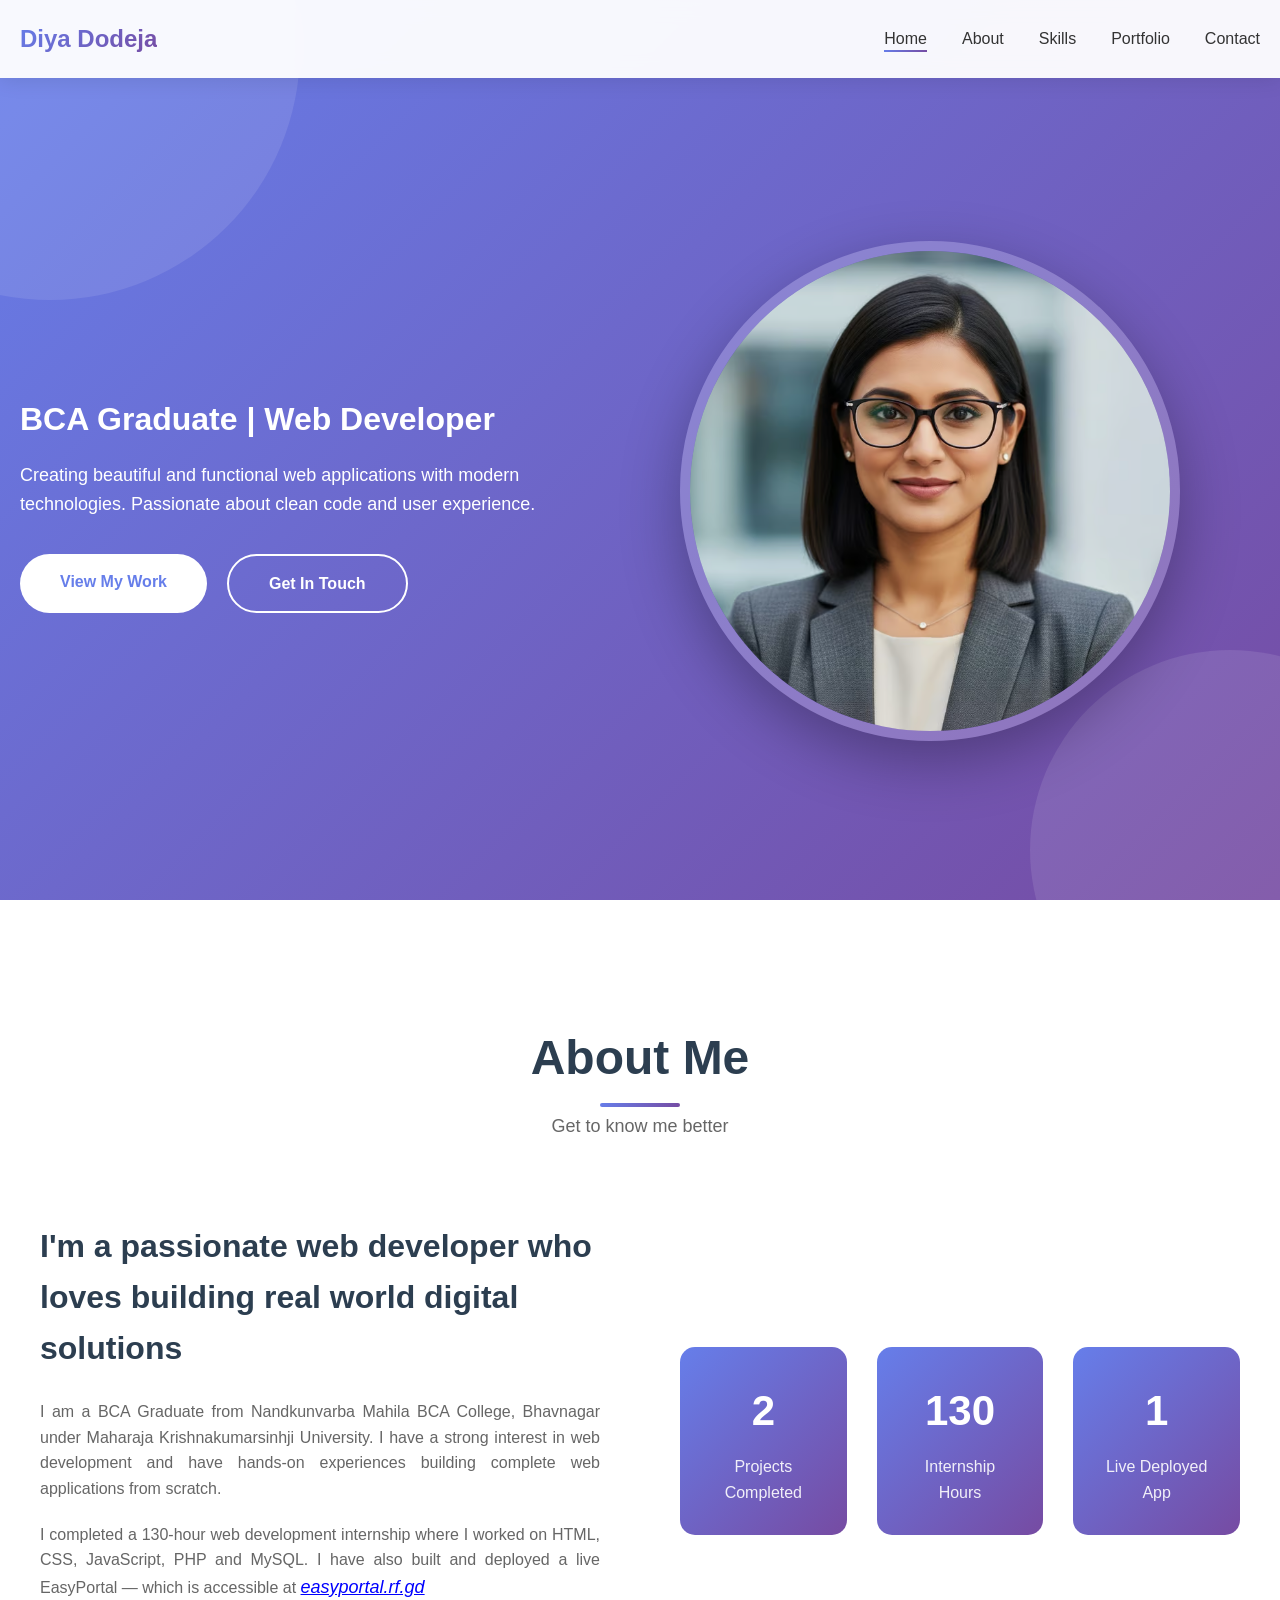
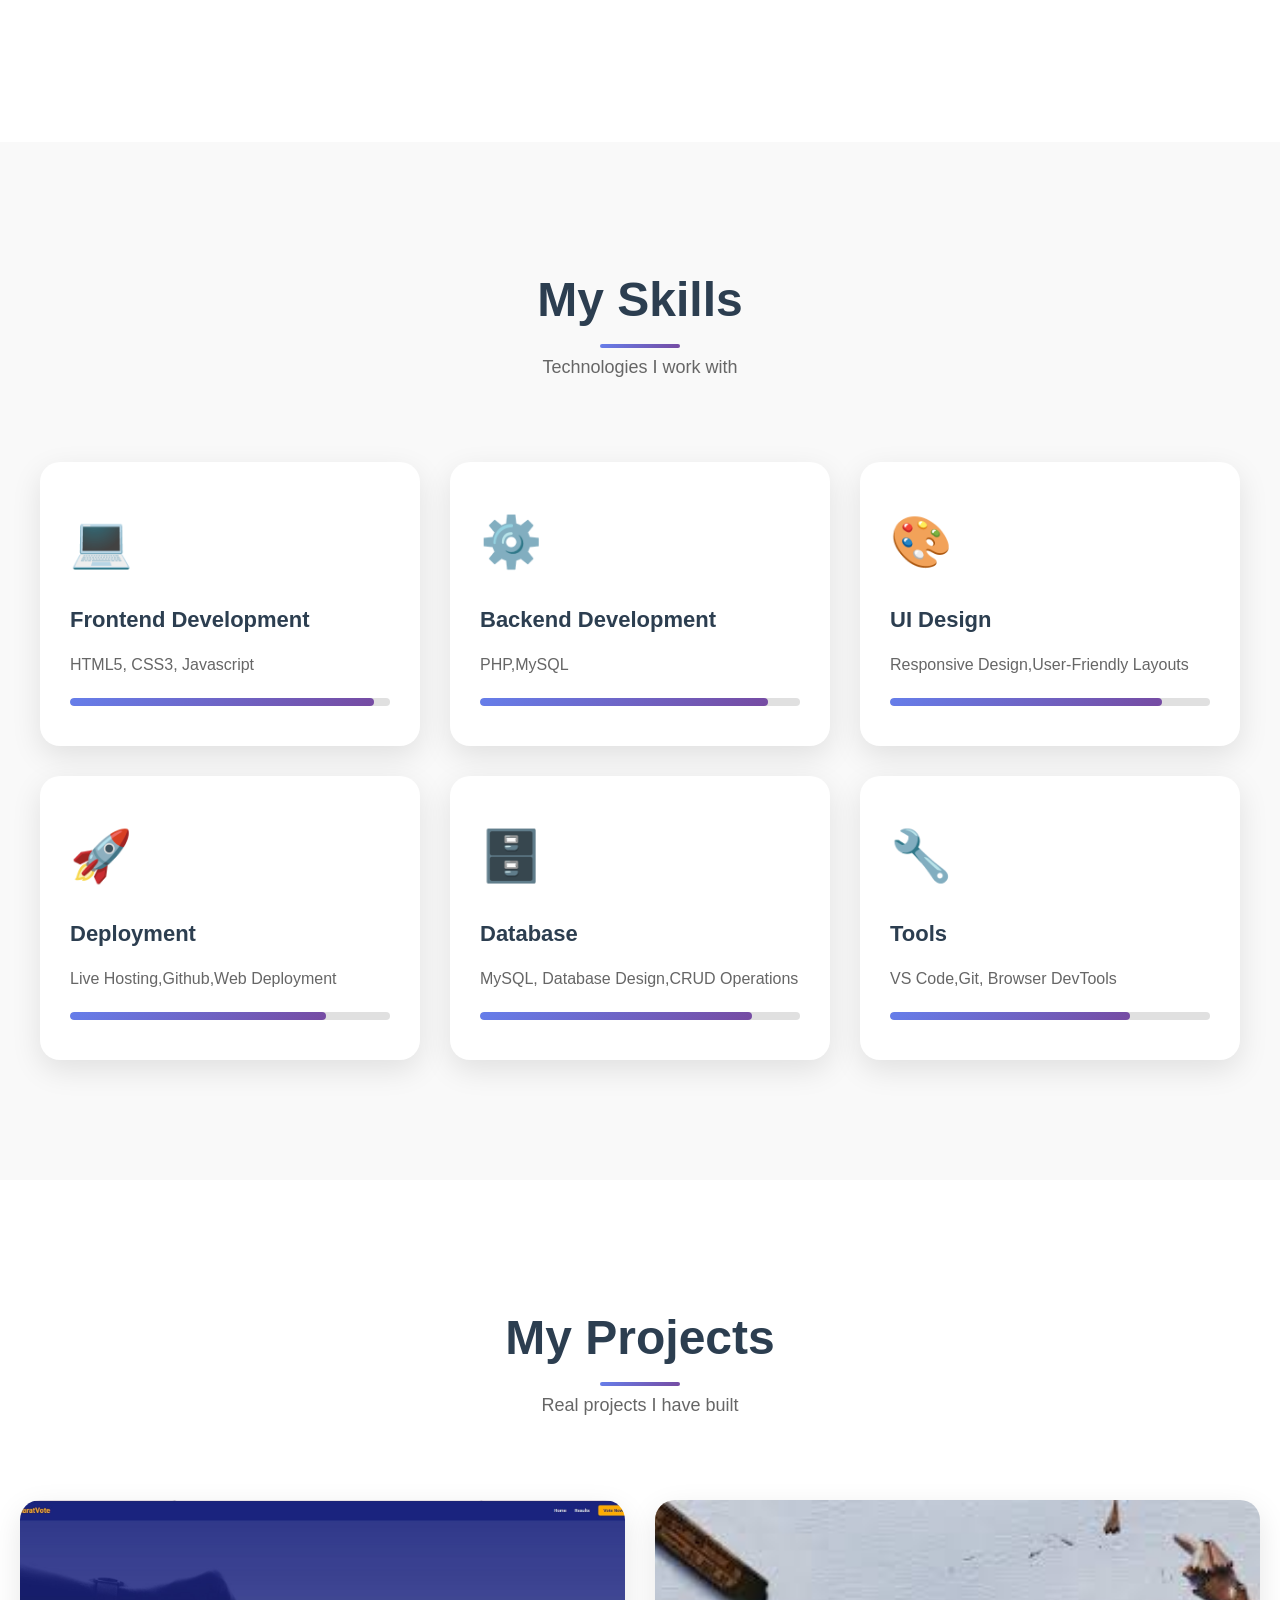
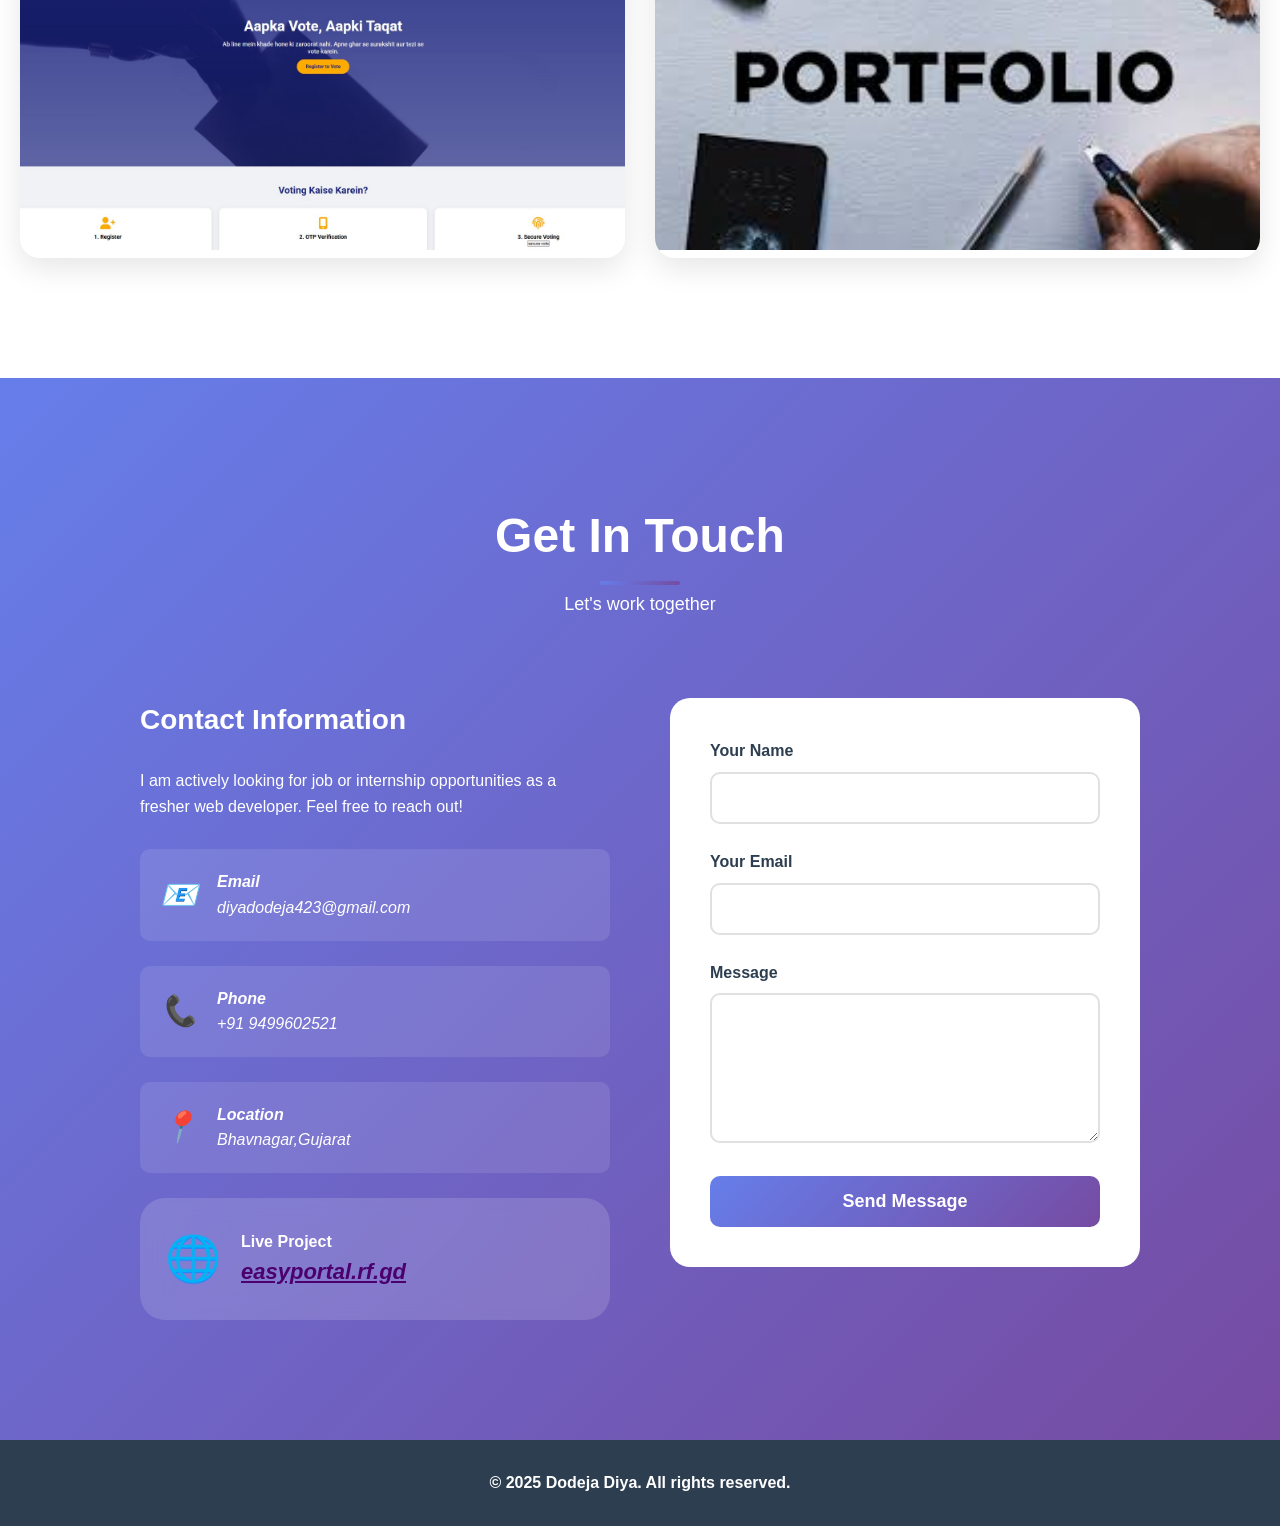
<file: index.html>
<!DOCTYPE html>
<html lang="en">

<head>
   
    <meta charset="UTF-8">
    <meta name="viewport" content="width=device-width, initial-scale=1.0">
    <title>My Portfolio</title>
    <link rel="stylesheet" type='text/css' media='screen' href="portfolio.css">
</head>

<body>
    <!-- Navigation -->
    <nav>
        <div class="container">
            <div class="logo">Diya Dodeja</div>
            <ul>
                <li><a href="#home" class="active">Home</a></li>
                <li><a href="#about">About</a></li>
                <li><a href="#skills">Skills</a></li>
                <li><a href="#portfolio">Portfolio</a></li>
                <li><a href="#contact">Contact</a></li>
            </ul>
        </div>
    </nav>

    <!-- Hero Section -->
    <section class="hero" id="home">
        <div class="container">
            <div class="hero-content">
                <h1>BCA Graduate | Web Developer</h1>
                
                <p>
                    Creating beautiful and functional web applications with modern technologies. Passionate about clean
                    code and user experience.
                </p>
                <div class="hero-buttons">
                    <a href="#portfolio" class="btn btn-primary">View My Work</a>
                    <a href="#contact" class="btn btn-secondary">Get In Touch</a>
                </div>
            </div>
            <div class="hero-image">
                <img src="images/profile.png" alt="Profile" class="profile-image">
            </div>
        </div>
    </section>

    <!-- About Section -->
    <section class="about" id="about">
        <div class="container">
            <header class="section-header">
                <h2>About Me</h2>
                <p>Get to know me better</p>
            </header>

            <div class="about-content">
                <div class="about-text">
                    <h3>I'm a passionate web developer who loves building real world digital solutions</h3>
                    <p>
                        I am a BCA Graduate from Nandkunvarba 
                       Mahila BCA College, Bhavnagar under
                       Maharaja Krishnakumarsinhji University.
                       I have a strong interest in web
                       development and have hands-on experiences 
                       building complete web applications from scratch.
                    </p>
                    <p>
                        I completed a 130-hour web development
                       internship where I worked on HTML, CSS,
                      JavaScript, PHP and MySQL. I have also 
                       built and deployed a live EasyPortal — which
                       is accessible at <a href="https://easyportal.rf.gd" target="_blank"
                                           class="project-link">
                                     easyportal.rf.gd
                                        </a>
                    </p>
                </div>

                <div class="stats">
                    <div class="stat-box">
                        <div class="stat-number">2</div>
                        <div class="stat-label">Projects Completed</div>
                    </div>
                    <div class="stat-box">
                        <div class="stat-number">130</div>
                        <div class="stat-label">Internship Hours </div>
                    </div>
                    <div class="stat-box">
                        <div class="stat-number">1 </div>
                        <div class="stat-label">Live Deployed App </div>
                    </div>
                </div>
            </div>
        </div>
    </section>

    <!-- Skills Section -->
    <section class="skills" id="skills">
        <div class="container">
            <header class="section-header">
                <h2>My Skills</h2>
                <p>Technologies I work with</p>
            </header>

            <div class="skills-grid">
                <article class="skill-card">
                    <div class="skill-icon">💻</div>
                    <h3>Frontend Development</h3>
                    <p>HTML5, CSS3, Javascript</p>
                    <div class="skill-progress">
                        <div class="progress-bar" style="width: 95%"></div>
                    </div>
                </article>

                <article class="skill-card">
                    <div class="skill-icon">⚙️</div>
                    <h3>Backend Development</h3>
                    <p>PHP,MySQL</p>
                    <div class="skill-progress">
                        <div class="progress-bar" style="width: 90%"></div>
                    </div>
                </article>

                <article class="skill-card">
                    <div class="skill-icon">🎨</div>
                    <h3>UI Design</h3>
                    <p> Responsive Design,User-Friendly Layouts</p>
                    <div class="skill-progress">
                        <div class="progress-bar" style="width: 85%"></div>
                    </div>
                </article>

                <article class="skill-card">
                    <div class="skill-icon">🚀</div>
                    <h3>Deployment</h3>
                    <p>Live Hosting,Github,Web Deployment</p>
                    <div class="skill-progress">
                        <div class="progress-bar" style="width: 80%"></div>
                    </div>
                </article>

                <article class="skill-card">
                    <div class="skill-icon">🗄️</div>

                    <h3>Database</h3>
                    <p>MySQL, Database Design,CRUD Operations</p>
                    <div class="skill-progress">
                        <div class="progress-bar" style="width: 85%"></div>
                    </div>
                </article>

                <article class="skill-card">
                    <div class="skill-icon">🔧</div>
                    <h3>Tools</h3>
                    <p>VS Code,Git, Browser DevTools</p>
                    <div class="skill-progress">
                        <div class="progress-bar" style="width: 75%"></div>
                    </div>
                </article>
            </div>
        </div>
    </section>

    <!-- Portfolio Section -->
    <section class="portfolio" id="portfolio">
        <div class="container">
            <header class="section-header">
                <h2>My Projects</h2>
                <p>Real projects I have built</p>
            </header>

            <div class="portfolio-grid">
                <article class="portfolio-item">
                    <figure>
                        <img src="images/disha.jpg" alt="Easy Portal -Live Project">
                    </figure>
                    <div class="portfolio-overlay">
                        <h3>Easy Portal</h3>
                        <p> EasyPortal is a live online voting system where users can register, login and cast their votes securely. Built with a clean and responsive interface to make digital voting simple, fast and reliable.   </p> 
                        <div class="tags">
                            <span class="tag">HTML</span>
                            <span class="tag">CSS</span>
                            <span class="tag">JAVASCRIPT</span>
                            <span class="tag">PHP</span>
                            <span class="tag">MYSQL</span>
                        </div>
                       <a href="https://easyportal.rf.gd" target="_blank" class="live-link">
   🌐 View Live
                       </a>
                    </div>
                </article>

                <article class="portfolio-item">
                    <figure>
                        <img src="images/port.jpg" alt="Portfolio">
                    </figure>
                    <div class="portfolio-overlay">
                        <h3>Personal Portfolio Website</h3>
                        <p>My Personal Portoflio website showcasing my skills, project and contact information. Built with pure HTML, CSS and JavaScript and deployed on Github.</p>
                        <div class="tags">
                            <span class="tag">HTML</span>
                            <span class="tag">CSS</span>
                            <span class="tag">JavaScript</span>
                           
                        </div>
                       <a href="https://diya953.github.io/diya-portfolio/" target="_blank" class="live-link">
                          🌐 View Live
                       </a>
                    </div>
                </article>
                
            </div>
        </div>
    </section>

    <!-- Contact Section -->
    <section class="contact" id="contact">
        <div class="container">
            <header class="section-header">
                <h2>Get In Touch</h2>
                <p>Let's work together </p>
            </header>

            <div class="contact-grid">
                <div class="contact-info">
                    <h3>Contact Information</h3>
                    <p style="margin-bottom: 30px;">
                        I am actively looking for job or internship opportunities as a fresher web developer.
                       Feel free to reach out!
                    </p>

                    <address>
                        <div class="contact-item">
                            <span class="contact-icon">📧</span>
                            <div>
                                <strong>Email</strong><br>
                                diyadodeja423@gmail.com
                            </div>
                        </div>

                        <div class="contact-item">
                            <span class="contact-icon">📞</span>
                            <div>
                                <strong>Phone</strong><br>
                                +91 9499602521
                            </div>
                        </div>

                        <div class="contact-item">
                            <span class="contact-icon">📍</span>
                            <div>
                                <strong>Location</strong><br>
                                Bhavnagar,Gujarat
                            </div>
                        </div>
                    </address>
                   <div class="info-box">
                      <div class="icon">🌐</div>

                      <div>
                          <strong>Live Project<strong><br>

                          <a href="https://easyportal.rf.gd" target="_blank" class="project-link">
                           easyportal.rf.gd
                           
                           </a>
                      </div>
                     </div>
                </div>

                <form class="contact-form">
                    <div class="form-group">
                        <label for="name">Your Name</label>
                        <input type="text" id="name" required>
                    </div>

                    <div class="form-group">
                        <label for="email">Your Email</label>
                        <input type="email" id="email" required>
                    </div>

                    <div class="form-group">
                        <label for="message">Message</label>
                        <textarea id="message" required></textarea>
                    </div>

                    <button type="submit" class="submit-btn">Send Message</button>
                </form>
            </div>
        </div>
    </section>

    <!-- Footer -->
    <footer>
        <p>&copy; 2025 Dodeja Diya. All rights reserved.</p>
    </footer>

    <!-- Scroll to Top Button -->
    <button class="scroll-top" onclick="scrollToTop()">↑</button>

    <script>
        // Smooth scrolling
        document.querySelectorAll('a[href^="#"]').forEach(anchor => {
            anchor.addEventListener('click', function (e) {
                e.preventDefault();
                document.querySelector(this.getAttribute('href')).scrollIntoView({
                    behavior: 'smooth'
                });
            });
        });

        // Scroll to top button
        window.addEventListener('scroll', function () {
            const scrollTop = document.querySelector('.scroll-top');
            if (window.pageYOffset > 300) {
                scrollTop.classList.add('show');
            } else {
                scrollTop.classList.remove('show');
            }
        });

        function scrollToTop() {
            window.scrollTo({
                top: 0,
                behavior: 'smooth'
            });
        }

        // Form submission
        document.querySelector('.contact-form').addEventListener('submit', function (e) {
            e.preventDefault();
            alert('Thank you for your message! I will get back to you soon.');
            this.reset();
        });
    </script>
</body>

</html>
</file>
<file: portfolio.css>
* {
            margin: 0;
            padding: 0;
            box-sizing: border-box;
        }

        html {
            scroll-behavior: smooth;
        }

        body {
            font-family: 'Segoe UI', Tahoma, Geneva, Verdana, sans-serif;
            line-height: 1.6;
            color: #333;
            overflow-x: hidden;
        }

        /* Navigation */
        nav {
            position: fixed;
            top: 0;
            width: 100%;
            background: rgba(255, 255, 255, 0.95);
            backdrop-filter: blur(10px);
            box-shadow: 0 2px 20px rgba(0, 0, 0, 0.1);
            z-index: 1000;
            transition: all 0.3s;
        }

        nav.scrolled {
            background: rgba(255, 255, 255, 1);
        }

        nav .container {
            max-width: 1400px;
            margin: 0 auto;
            padding: 20px;
            display: flex;
            justify-content: space-between;
            align-items: center;
        }

        .logo {
            font-size: 24px;
            font-weight: bold;
            background: linear-gradient(135deg, #667eea 0%, #764ba2 100%);
            -webkit-background-clip: text;
            -webkit-text-fill-color: transparent;
        }

        nav ul {
            list-style: none;
            display: flex;
            gap: 35px;
        }

        nav a {
            color: #333;
            text-decoration: none;
            font-weight: 500;
            position: relative;
            transition: color 0.3s;
        }

        nav a::after {
            content: '';
            position: absolute;
            bottom: -5px;
            left: 0;
            width: 0;
            height: 2px;
            background: linear-gradient(135deg, #667eea 0%, #764ba2 100%);
            transition: width 0.3s;
        }

        nav a:hover::after,
        nav a.active::after {
            width: 100%;
        }

        /* Hero Section */
        .hero {
            min-height: 100vh;
            display: flex;
            align-items: center;
            background: linear-gradient(135deg, #667eea 0%, #764ba2 100%);
            position: relative;
            overflow: hidden;
           padding-top: 90px;
        
        }

        /* Animated Background */
        .hero::before {
            content: '';
            position: absolute;
            width: 500px;
            height: 500px;
            background: rgba(255, 255, 255, 0.1);
            border-radius: 50%;
            top: -200px;
            left: -200px;
            animation: float 6s ease-in-out infinite;
        }

        .hero::after {
            content: '';
            position: absolute;
            width: 400px;
            height: 400px;
            background: rgba(255, 255, 255, 0.1);
            border-radius: 50%;
            bottom: -150px;
            right: -150px;
            animation: float 8s ease-in-out infinite reverse;
        }

        @keyframes float {

            0%,
            100% {
                transform: translateY(0) translateX(0);
            }

            50% {
                transform: translateY(-30px) translateX(30px);
            }
        }

        .hero .container {
            max-width: 1400px;
            margin: 0 auto;
            padding: 0 20px;
            display: grid;
            grid-template-columns: 1fr 1fr;
            gap: 80px;
            align-items: center;
            position: relative;
            z-index: 1;
        }

        .hero-content {
            color: white;
        }

        
.hero-content h1 {
    font-size: 32px;
    line-height: 1.4;
    padding-top: 20px;
    margin-bottom: 20px;
}
@media (max-width: 768px) {
    .hero .container {
        grid-template-columns: 1fr;
    }

    .hero-content h1 {
        font-size: 32px;
    }
}

        .hero-content h2 {
            font-size: 32px;
            margin-bottom: 25px;
            opacity: 0.9;
            animation: fadeInUp 1s 0.2s both;
        }

        .hero-content p {
            font-size: 18px;
            margin-bottom: 35px;
            opacity: 0.9;
            animation: fadeInUp 1s 0.4s both;
        }

        @keyframes fadeInUp {
            from {
                opacity: 0;
                transform: translateY(30px);
            }

            to {
                opacity: 1;
                transform: translateY(0);
            }
        }

        .hero-buttons {
            display: flex;
            gap: 20px;
            animation: fadeInUp 1s 0.6s both;
        }

        .btn {
            padding: 15px 40px;
            border-radius: 50px;
            text-decoration: none;
            font-weight: bold;
            transition: all 0.3s;
            display: inline-block;
        }

        .btn-primary {
            background-color: white;
            color: #667eea;
        }

        .btn-primary:hover {
            transform: translateY(-3px);
            box-shadow: 0 10px 30px rgba(255, 255, 255, 0.3);
        }

        .btn-secondary {
            background-color: transparent;
            color: white;
            border: 2px solid white;
        }

        .btn-secondary:hover {
            background-color: white;
            color: #667eea;
        }

        /* Hero Image */
        .hero-image {
            animation: fadeInUp 1s 0.8s both;
        }

        .profile-image {
            width: 100%;
            max-width: 500px;
            height: auto;
            border-radius: 50%;
            border: 10px solid rgba(255, 255, 255, 0.2);
            box-shadow: 0 20px 60px rgba(0, 0, 0, 0.3);
            animation: rotate3d 20s linear infinite;
        }

        @keyframes rotate3d {
            0% {
                transform: rotateY(0deg);
            }

            100% {
                transform: rotateY(360deg);
            }
        }

        /* About Section */
        .about {
            padding: 120px 20px;
            background-color: white;
        }

        .about .container {
            max-width: 1200px;
            margin: 0 auto;
        }

        .section-header {
            text-align: center;
            margin-bottom: 80px;
        }

        .section-header h2 {
            font-size: 48px;
            color: #2c3e50;
            margin-bottom: 15px;
            position: relative;
            display: inline-block;
        }

        .section-header h2::after {
            content: '';
            position: absolute;
            bottom: -10px;
            left: 50%;
            transform: translateX(-50%);
            width: 80px;
            height: 4px;
            background: linear-gradient(135deg, #667eea 0%, #764ba2 100%);
            border-radius: 2px;
        }

        .section-header p {
            color: #666;
            font-size: 18px;
        }

        .about-content {
            display: grid;
            grid-template-columns: 1fr 1fr;
            gap: 80px;
            align-items: center;
        }

        .about-text h3 {
            font-size: 32px;
            color: #2c3e50;
            margin-bottom: 25px;
        }

        .about-text p {
            color: #666;
            margin-bottom: 20px;
            text-align: justify;
        }
 .project-link{
   color: blue;
   text-decoration: underline;
 }
        /* Stats */
        .stats {
            display: grid;
            grid-template-columns: repeat(3, 1fr);
            gap: 30px;
            margin-top: 40px;
        }

        .stat-box {
            text-align: center;
            padding: 30px;
            background: linear-gradient(135deg, #667eea 0%, #764ba2 100%);
            border-radius: 15px;
            color: white;
            transition: transform 0.3s;
        }

        .stat-box:hover {
            transform: translateY(-10px);
        }

        .stat-number {
            font-size: 42px;
            font-weight: bold;
            margin-bottom: 10px;
        }

        .stat-label {
            font-size: 16px;
            opacity: 0.9;
        }

        /* Skills Section */
        .skills {
            padding: 120px 20px;
            background-color: #f9f9f9;
        }

        .skills .container {
            max-width: 1200px;
            margin: 0 auto;
        }

        .skills-grid {
            display: grid;
            grid-template-columns: repeat(auto-fit, minmax(280px, 1fr));
            gap: 30px;
        }

        .skill-card {
            background-color: white;
            padding: 40px 30px;
            border-radius: 20px;
            box-shadow: 0 10px 30px rgba(0, 0, 0, 0.1);
            transition: all 0.3s;
            position: relative;
            overflow: hidden;
        }

        .skill-card::before {
            content: '';
            position: absolute;
            top: 0;
            left: 0;
            width: 100%;
            height: 5px;
            background: linear-gradient(135deg, #667eea 0%, #764ba2 100%);
            transform: scaleX(0);
            transition: transform 0.3s;
        }

        .skill-card:hover {
            transform: translateY(-10px);
            box-shadow: 0 15px 40px rgba(0, 0, 0, 0.15);
        }

        .skill-card:hover::before {
            transform: scaleX(1);
        }

        .skill-icon {
            font-size: 50px;
            margin-bottom: 20px;
        }

        .skill-card h3 {
            font-size: 22px;
            color: #2c3e50;
            margin-bottom: 15px;
        }

        .skill-card p {
            color: #666;
            margin-bottom: 20px;
        }

        .skill-progress {
            width: 100%;
            height: 8px;
            background-color: #e0e0e0;
            border-radius: 10px;
            overflow: hidden;
        }

        .progress-bar {
            height: 100%;
            background: linear-gradient(135deg, #667eea 0%, #764ba2 100%);
            border-radius: 10px;
            transition: width 1s ease-out;
        }

        /* Portfolio Section */
        .portfolio {
            padding: 120px 20px;
            background-color: white;
        }

        .portfolio .container {
            max-width: 1400px;
            margin: 0 auto;
        }

        .portfolio-grid {
            display: grid;
            grid-template-columns: repeat(auto-fit, minmax(350px, 1fr));
            gap: 30px;
        }

        .portfolio-item {
            position: relative;
            border-radius: 20px;
            overflow: hidden;
            cursor: pointer;
            box-shadow: 0 10px 30px rgba(0, 0, 0, 0.1);
            transition: transform 0.3s;
        }

        .portfolio-item:hover {
            transform: scale(1.05);
        }

        .portfolio-item figure {
            margin: 0;
        }

        .portfolio-item img {
            width: 100%;
            height: 350px;
            object-fit: cover;
            transition: transform 0.5s;
        }

        .portfolio-item:hover img {
            transform: scale(1.2);
        }

        .portfolio-overlay {
            position: absolute;
            top: 0;
            left: 0;
            right: 0;
            bottom: 0;
            background: linear-gradient(to top, rgba(0, 0, 0, 0.9) 0%, transparent 100%);
            display: flex;
            flex-direction: column;
            justify-content: flex-end;
            padding: 30px;
            opacity: 0;
            transition: opacity 0.3s;
        }

        .portfolio-item:hover .portfolio-overlay {
            opacity: 1;
        }

        .portfolio-overlay h3 {
            color: white;
            font-size: 26px;
            margin-bottom: 10px;
        }

        .portfolio-overlay p {
            color: rgba(255, 255, 255, 0.8);
            margin-bottom: 15px;
        }

        .tags {
            display: flex;
            gap: 10px;
            flex-wrap: wrap;
        }

        .tag {
            padding: 5px 15px;
            background-color: rgba(255, 255, 255, 0.2);
            border-radius: 20px;
            font-size: 12px;
            color: white;
        }

.live-link,
.live-link:visited,
.live-link:hover{
   display: inline-block;
   margin-top: 20px;
   color: white;
   font-size: 18px;
   text-decoration: underline;
}


.live-link{
   display: inline-block;
   margin-top: 20px;
   color: white;
   font-size: 18px;
   text-decoration: underline;
}

.live-link:visited{
   color: white;
}
        /* Contact Section */
        .contact {
            padding: 120px 20px;
            background: linear-gradient(135deg, #667eea 0%, #764ba2 100%);
            color: white;
        }

        .contact .container {
            max-width: 1000px;
            margin: 0 auto;
        }

        .contact .section-header h2,
        .contact .section-header p {
            color: white;
        }

        .contact-grid {
            display: grid;
            grid-template-columns: 1fr 1fr;
            gap: 60px;
        }

        .contact-info h3 {
            font-size: 28px;
            margin-bottom: 25px;
        }

        .contact-item {
            display: flex;
            align-items: center;
            gap: 20px;
            margin-bottom: 25px;
            padding: 20px;
            background: rgba(255, 255, 255, 0.1);
            border-radius: 10px;
            transition: background 0.3s;
        }

        .contact-item:hover {
            background: rgba(255, 255, 255, 0.2);
        }

.project-link{
    color: blue;
    font-style: italic;
    font-size: 18px;
    text-decoration: underline;
}

        .contact-icon {
            font-size: 30px;
        }

        .contact-form {
            background-color: white;
            padding: 40px;
            border-radius: 20px;
        }



        .form-group {
            margin-bottom: 25px;
        }

        .form-group label {
            display: block;
            color: #2c3e50;
            font-weight: 600;
            margin-bottom: 8px;
        }

        .form-group input,
        .form-group textarea {
            width: 100%;
            padding: 15px;
            border: 2px solid #e0e0e0;
            border-radius: 10px;
            font-size: 16px;
            font-family: inherit;
            transition: border-color 0.3s;
        }

        .form-group input:focus,
        .form-group textarea:focus {
            outline: none;
            border-color: #667eea;
        }

        .form-group textarea {
            min-height: 150px;
            resize: vertical;
        }

        .submit-btn {
            width: 100%;
            padding: 15px;
            background: linear-gradient(135deg, #667eea 0%, #764ba2 100%);
            color: white;
            border: none;
            border-radius: 10px;
            font-size: 18px;
            font-weight: bold;
            cursor: pointer;
            transition: all 0.3s;
        }

        .submit-btn:hover {
            transform: translateY(-2px);
            box-shadow: 0 10px 30px rgba(102, 126, 234, 0.4);
        }




.info-box{
    display:flex;
    align-items:center;
    gap:20px;
    background:rgba(255,255,255,0.15);
    padding:25px;
    border-radius:25px;
    margin-top:25px;
    backdrop-filter:blur(10px);
}

.info-box .icon{
    font-size:45px;
}

.info-box h3{
    color:white;
    font-size:28px;
    margin-bottom:8px;
    font-style:italic;
}

.info-box a{
    color:#4b006e;
    font-size:22px;
    text-decoration:underline;
}

        /* Footer */
        footer {
            background-color: #2c3e50;
            color: white;
            text-align: center;
            padding: 30px 20px;
        }

        /* Scroll to Top */
        .scroll-top {
            position: fixed;
            bottom: 30px;
            right: 30px;
            width: 50px;
            height: 50px;
            background: linear-gradient(135deg, #667eea 0%, #764ba2 100%);
            color: white;
            border: none;
            border-radius: 50%;
            font-size: 24px;
            cursor: pointer;
            opacity: 0;
            transition: all 0.3s;
            z-index: 999;
        }

        .scroll-top.show {
            opacity: 1;
        }

        .scroll-top:hover {
            transform: translateY(-5px);
        }

        /* Responsive */
        @media (max-width: 968px) {

            .hero .container,
            .about-content,
            .contact-grid {
                grid-template-columns: 1fr;
            }

            .stats {
                grid-template-columns: 1fr;
            }

            .hero-content h1 {
                font-size: 36px;
            }

            nav ul {
                display: none;
            }
        }
</file>
